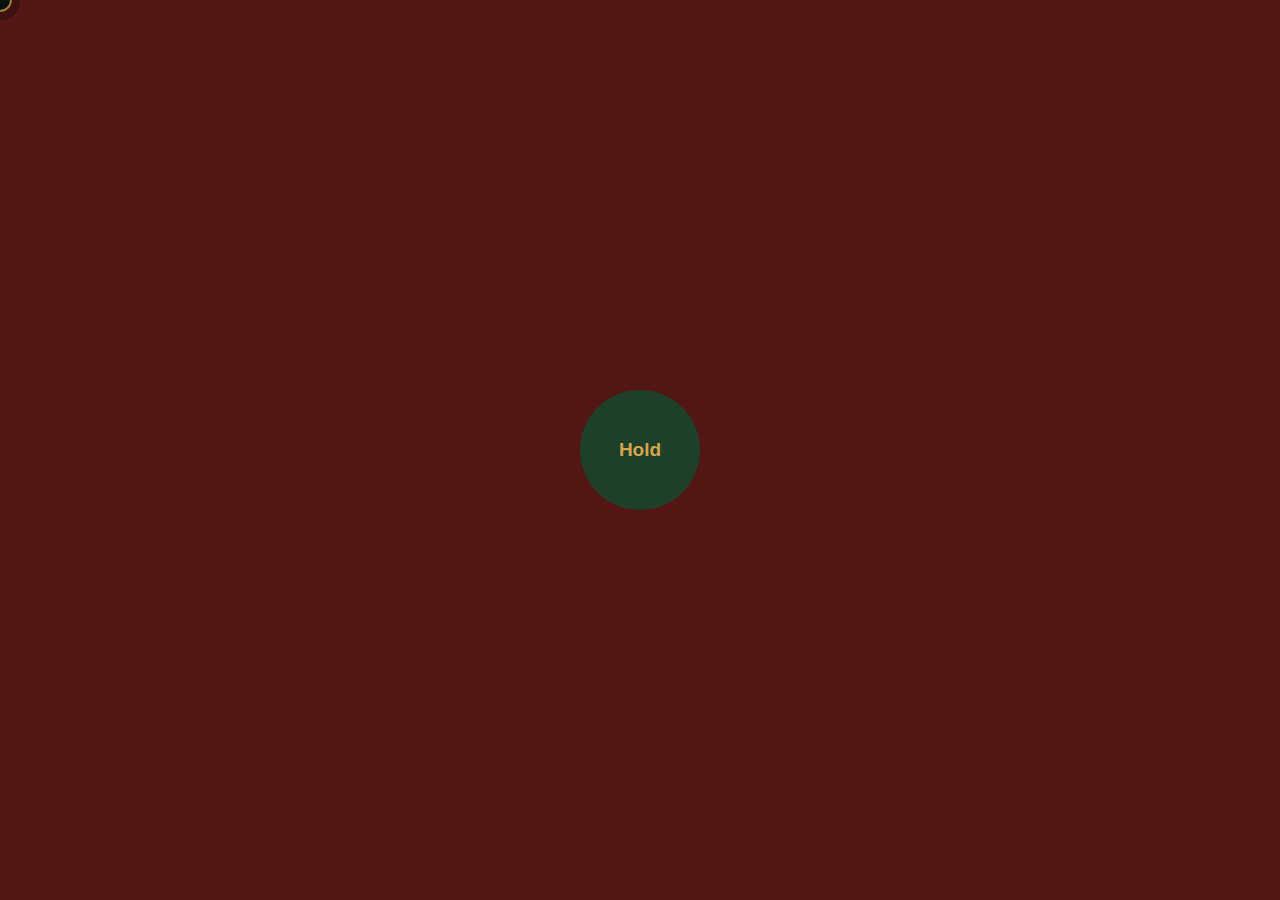
<file: part1/chapter05/index.html>
<!doctype html>
<html lang="en">
<head>
    <meta charset="UTF-8">
    <meta name="viewport" content="width=device-width, initial-scale=1">
    <title>Interactive Web</title>
    <link rel="stylesheet" href="./index.css">
</head>
<body>
    <div class="cursor">
        <div class="cursor__default">
            <span class="cursor__default__inner"></span>
        </div>
        <div class="cursor__trace">
            <span class="cursor__trace__inner"></span>
        </div>
    </div>
    <section class="preloader shown-area">
        <button class="preloader__btn">
            <span class="preloader__btn_hold">Hold</span>
        </button>
    </section>
    <section class="header hidden-area">
        <span class="circle" id="circle-1"></span>
        <span class="circle" id="circle-2"></span>
        <img id="cube__image_1" src="./images/Lovepik_com-401467010-cube.png" alt="cube image" class="cube__image">
        <img id="cube__image_2" src="./images/Lovepik_com-401467010-cube.png" alt="cube image" class="cube__image">
        <img id="cube__image_3" src="./images/Lovepik_com-401467010-cube.png" alt="cube image" class="cube__image">
        <img id="cube__image_4" src="./images/Lovepik_com-401467010-cube.png" alt="cube image" class="cube__image">
        <h1 class="header__title">
            <div>LAST ART</div>
            <div>PROJECTS</div>
        </h1>
    </section>
    <section class="poster hidden-area">
        <div class="poster_parallax">
            <div id="poster-image_wrapper_1" class="poster-image_wrapper">
                <img id="poster-image_1" src="./images/posterImages/poster_image_1.png" alt="poster-image" class="poster-image">
            </div>
            <div id="poster-image_wrapper_2" class="poster-image_wrapper">
                <img id="poster-image_2" src="./images/posterImages/poster_image_2.png" alt="poster-image" class="poster-image">
            </div>
            <div id="poster-image_wrapper_3" class="poster-image_wrapper">
                <img id="poster-image_3" src="./images/posterImages/poster_image_3.png" alt="poster-image" class="poster-image">
            </div>
        </div>
    </section>
</body>
<script>
    document.addEventListener("mousemove", (e) => {
        const cursorDefaultInner = document.querySelector(".cursor__default__inner");
        const cursorTraceInner = document.querySelector(".cursor__trace__inner");

        cursorDefaultInner.style.top = e.clientY + "px";
        cursorDefaultInner.style.left = e.clientX + "px";

        cursorTraceInner.style.top = e.clientY + "px";
        cursorTraceInner.style.left = e.clientX + "px";
    });

    const cursor = document.querySelector(".cursor");
    document.addEventListener("mousedown", () => {
        cursor.classList.add('cursor--active');
    });

    document.addEventListener("mouseup", () => {
        cursor.classList.remove('cursor--active');
    });

    function createRipple(e) {
        let ripple = document.createElement("span");

        ripple.classList.add("ripple");

        cursor.appendChild(ripple);

        ripple.style.top = (e.clientY - ripple.clientHeight / 2) + "px";
        ripple.style.left = (e.clientX - ripple.clientWidth / 2) + "px";

        ripple.addEventListener("animationend", () => {
           cursor.removeChild(ripple);
        });
    }

    document.addEventListener("click", (e) => {
        createRipple(e);
    });

    const preloaderBtn = document.querySelector(".preloader__btn");

    let intervalId = null;
    let scale = 1;

    const preloaderHideThreshold = 18;

    function setPreloaderStyle(scale) {
        preloaderBtn.style.transform = `scale(${scale})`;
        document.querySelector(".preloader__btn_hold").style.opacity = 1 - (scale - 1) / preloaderHideThreshold;
    }

    const header = document.querySelector(".header");

    preloaderBtn.addEventListener("mousedown", () => {
        intervalId = setInterval(() => {
            scale += 0.175;

            setPreloaderStyle(scale);

            if(scale >= + preloaderHideThreshold) {
                document.querySelector(".preloader").classList.add("hidden-area");

                const poster = document.querySelector(".poster");

                header.classList.remove("hidden-area");
                poster.classList.remove("hidden-area");

                header.classList.add("shown-area");
                poster.classList.add("shown-area");

                clearInterval(intervalId);
            }
        },10);
    });

    preloaderBtn.addEventListener("mouseup", () => {
        console.log('test');
       clearInterval(intervalId);

       intervalId = setInterval(() => {
           scale -= 0.075;

           setPreloaderStyle(scale);

           if(scale<=1) {
               clearInterval(intervalId);
           }
       }, 10);
    });

    header.addEventListener('mousemove', (e) => {
        const xRelativeToHeader = e.clientX / header.clientWidth;
        const yRelativeToHeader = e.clientY / header.clientHeight;

        document.querySelector(".header__title").style.transform = `translate(${(xRelativeToHeader * -50)}px, ${yRelativeToHeader * -50}px)`;

        document.querySelector("#circle-1").style.transform = `translate(${(xRelativeToHeader * -25)}px, ${yRelativeToHeader * -25}px)`;
        document.querySelector("#circle-2").style.transform = `translate(${(xRelativeToHeader * 25)}px, ${yRelativeToHeader * 25}px)`;

        document.querySelector("#cube__image_1").style.transform = `translate(${(xRelativeToHeader * -15)}px, ${yRelativeToHeader * -15}px)`;
        document.querySelector("#cube__image_2").style.transform = `translate(${(xRelativeToHeader * -8)}px, ${yRelativeToHeader * -8}px)`;
        document.querySelector("#cube__image_3").style.transform = `translate(${(xRelativeToHeader * -20)}px, ${yRelativeToHeader * -20}px)`;
        document.querySelector("#cube__image_4").style.transform = `translate(${(xRelativeToHeader * 15)}px, ${yRelativeToHeader * 15}px)`;
    });

    const observer = new IntersectionObserver((entries) => {
        entries.forEach((entry) => {
           if (entry.isIntersecting) {
               entry.target.classList.add("poster-image_state_visible");
           }
        });
    }, { threshold: 0.2})
    document.querySelectorAll('.poster-image_wrapper').forEach((poster) => {
       observer.observe(poster);
    });

    const posterParallax = document.querySelector(".poster_parallax");

    document.querySelector('.poster_parallax').addEventListener("mousemove", (e) => {
        const xRelativeToPosterParallax = e.clientX / posterParallax.clientWidth;
        const yRelativeToPosterParallax = e.clientY / posterParallax.clientHeight;

        document.querySelector("#poster-image_wrapper_2").style.transform = `translate(${xRelativeToPosterParallax * -40}px, ${yRelativeToPosterParallax * -40}px)`;
        document.querySelector("#poster-image_wrapper_3").style.transform = `translate(${xRelativeToPosterParallax * 40}px, ${yRelativeToPosterParallax * 40}px)`;
    });
</script>
</html>
</file>
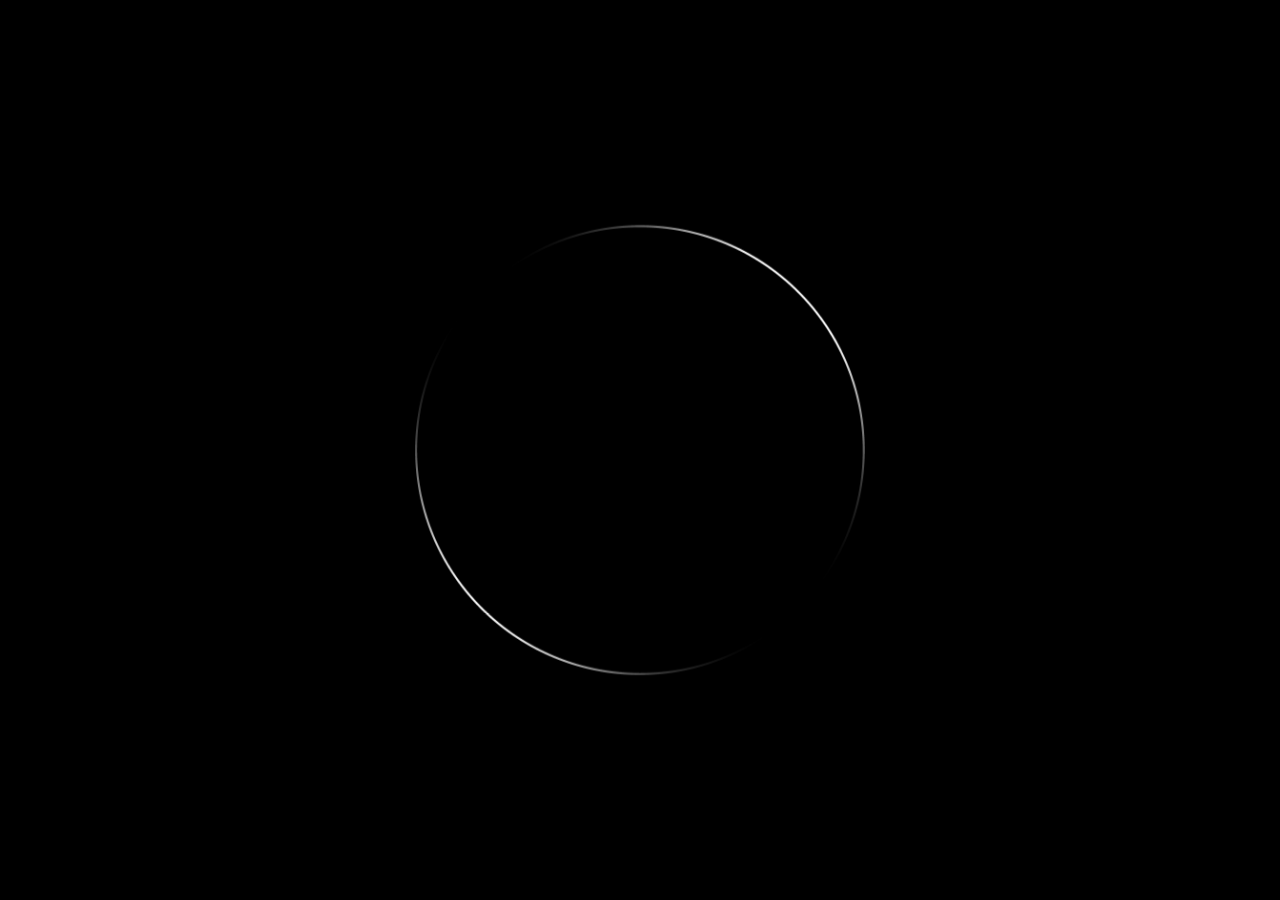
<file: part2/chapter03/index.html>
<!doctype html>
<html lang="en">
<head>
    <meta charset="UTF-8">
    <meta name="viewport" content="width=device-width, initial-scale=1">
    <title>Countdown</title>
    <link rel="stylesheet" href="style.css">
    <script src="https://cdnjs.cloudflare.com/ajax/libs/gsap/3.12.5/gsap.min.js" integrity="sha512-7eHRwcbYkK4d9g/6tD/mhkf++eoTHwpNM9woBxtPUBWm67zeAfFC+HrdoE2GanKeocly/VxeLvIqwvCdk7qScg==" crossorigin="anonymous" referrerpolicy="no-referrer"></script>
</head>
<body>
    <img id="ring" src="./circle.png" alt="">
    <canvas></canvas>
    <script type="module" src="./index.js"></script>
    <div id="countdown">
        <span>3</span>
        <span>2</span>
        <span>1</span>
    </div>
</body>
</html>
</file>
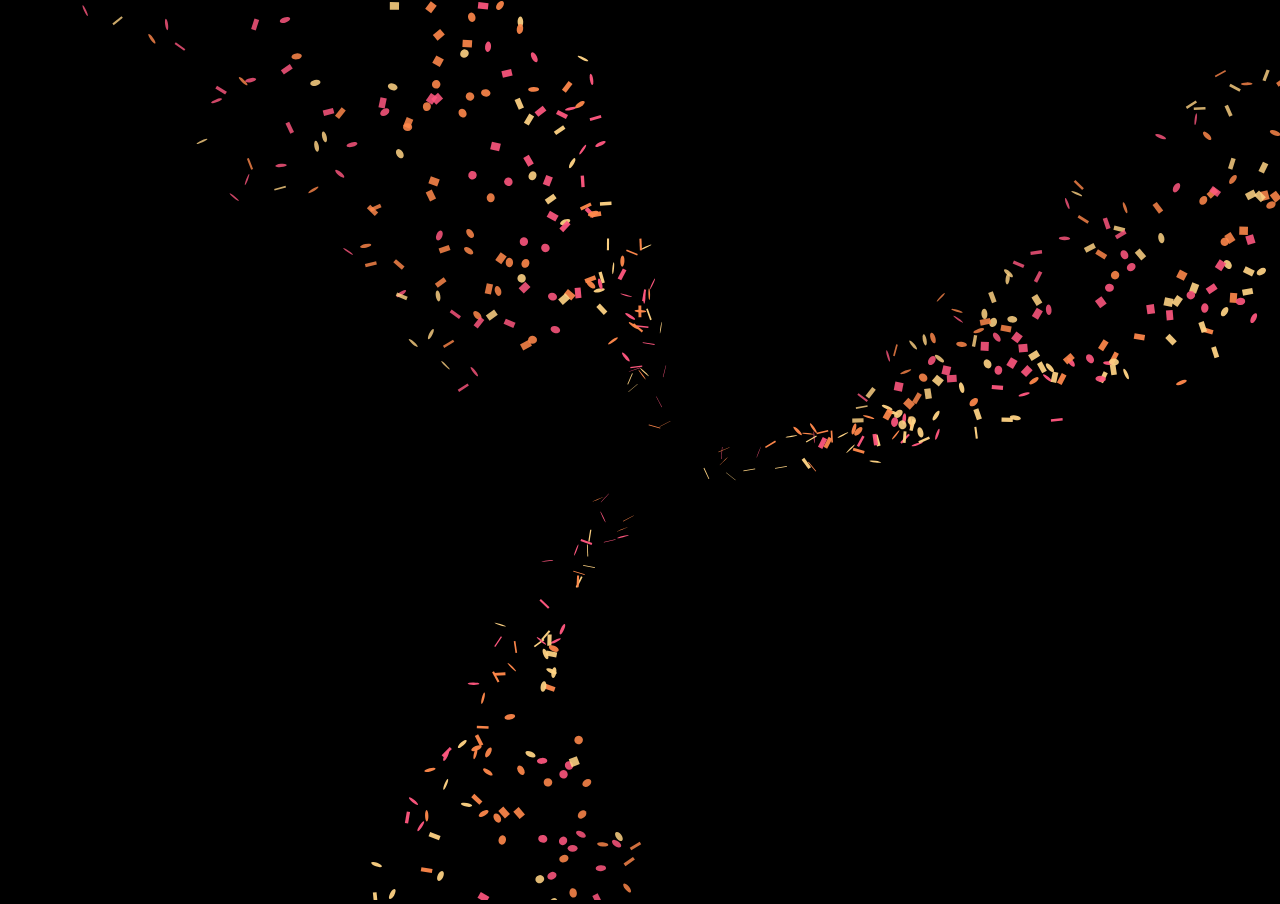
<file: part2/chapter04/index.html>
<!doctype html>
<html lang="en">
<head>
    <meta charset="UTF-8">
    <meta name="viewport" content="width=device-width, initial-scale=1">
    <title>Confetti</title>
    <link rel="stylesheet" href="style.css">
</head>
<body>
    <canvas></canvas>
    <script type="module" src="index.js"></script>
</body>
</html>
</file>
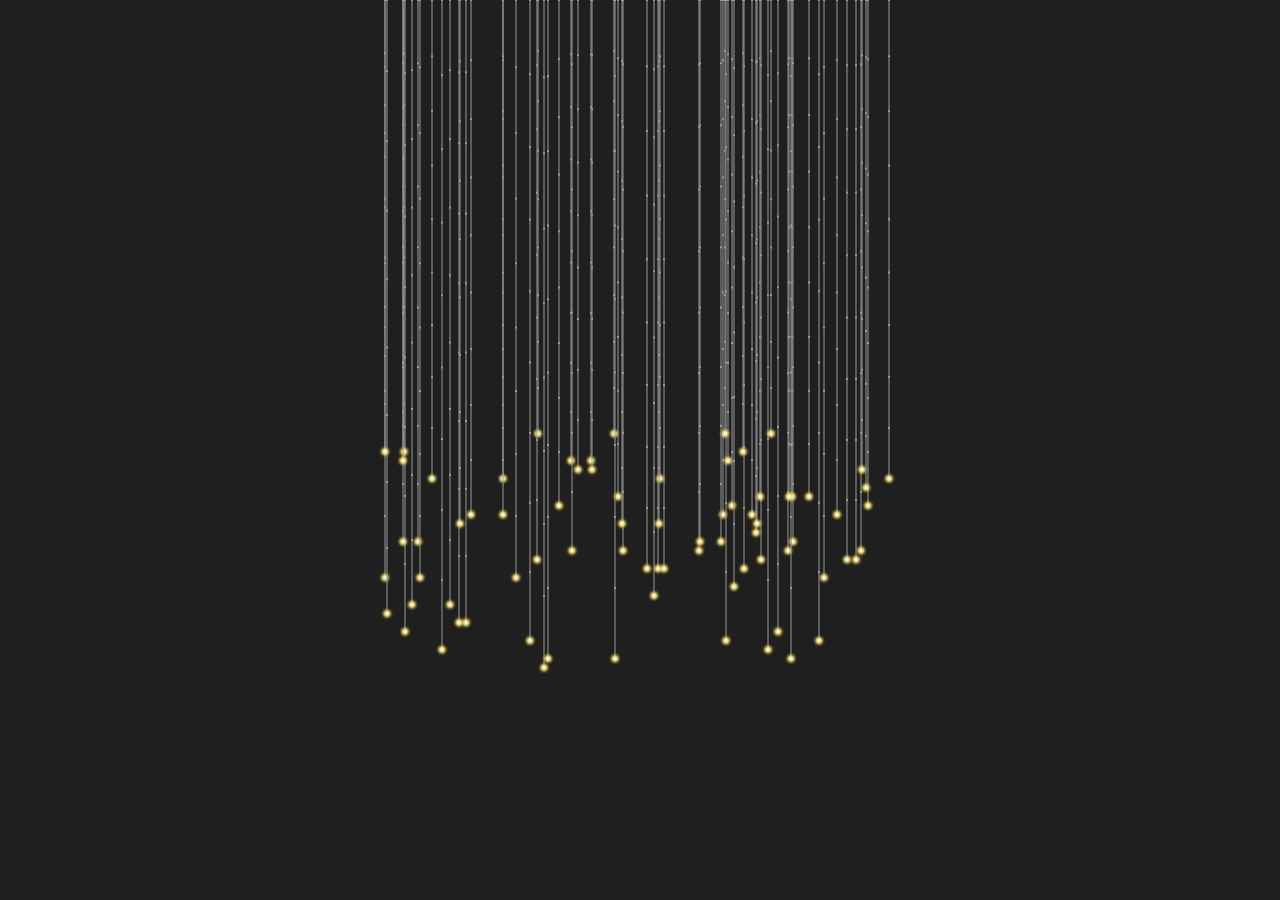
<file: part2/chapter06/index.html>
<!doctype html>
<html lang="en">
<head>
    <meta charset="UTF-8">
    <meta name="viewport" content="width=device-width, initial-scale=1">
    <link rel="stylesheet" href="./style.css">
    <title>Rope Physics</title>
</head>
<body>
    <img src="./assets/glowing.png" id="light-img" class="asset-img">

    <canvas></canvas>

    <script type="module" src="./index.js"></script>
</body>
</html>
</file>
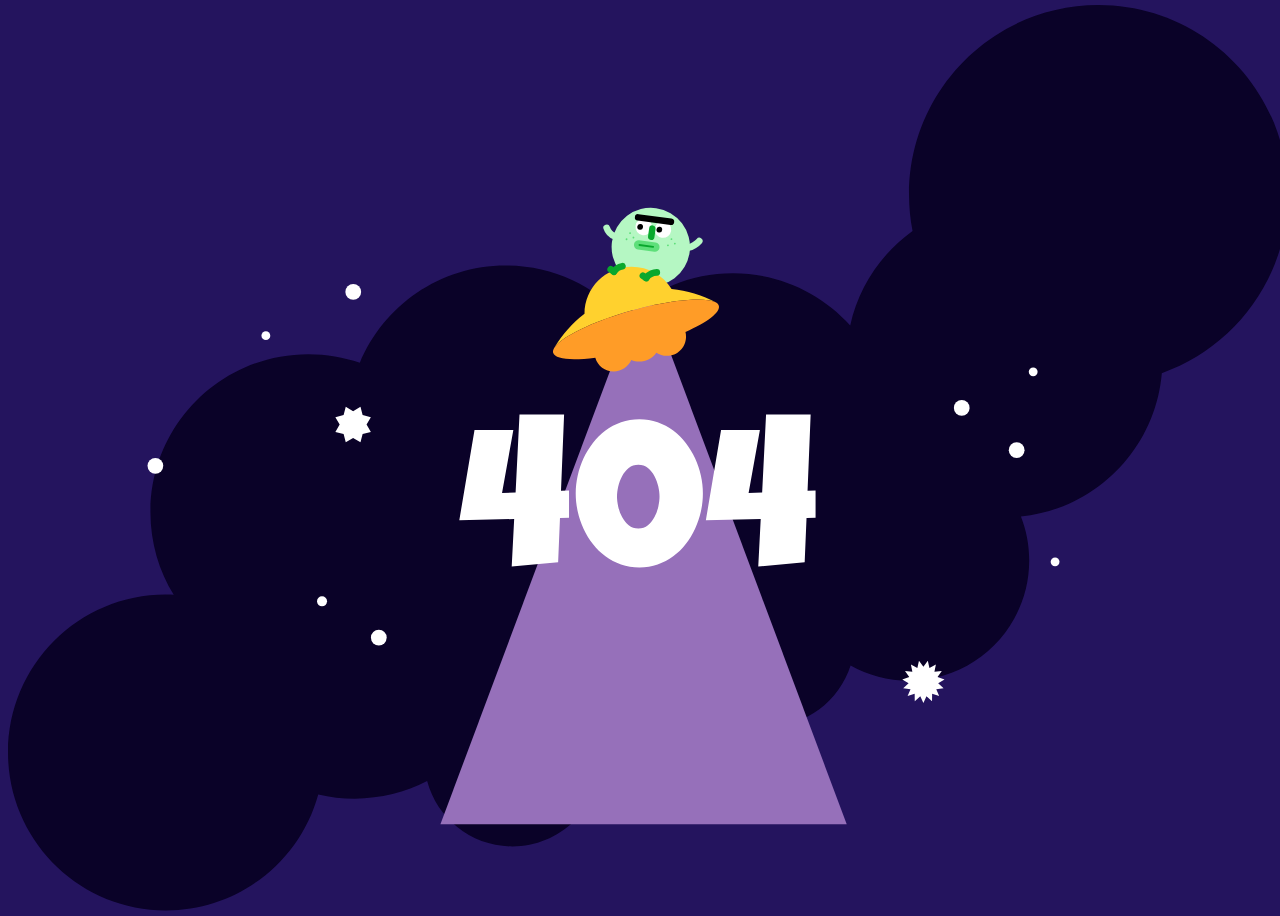
<file: part1/chapter02/clip4/index.html>
<!doctype html>
<html lang="en">
<head>
    <meta charset="UTF-8">
    <meta name="viewport" content="width=device-width, user-scalable=no, initial-scale=1.0, maximum-scale=1.0, minimum-scale=1.0">
    <meta http-equiv="X-UA-Compatible" content="ie=edge">
    <title>404 Page</title>
    <link rel="stylesheet" href="./index.css">
</head>
<body>
<svg id="ufo-image" viewBox="0 0 2303 1630" fill="none" xmlns="http://www.w3.org/2000/svg">
    <g id="gogo_UFO">
        <path id="cloud"
              d="M2303 340.921C2303 152.636 2150.37 0 1962.08 0C1773.79 0 1621.16 152.636 1621.16 340.921C1621.16 363.397 1623.34 385.368 1627.49 406.63C1571.43 446.827 1530.6 506.913 1515.32 576.574C1463.32 518.973 1388.06 482.771 1304.35 482.771C1227.61 482.771 1157.98 513.196 1106.85 562.635C1054.84 504.838 979.449 468.49 895.57 468.49C777.197 468.49 675.737 540.875 633.019 643.791C603.989 633.786 572.833 628.351 540.406 628.351C383.474 628.351 256.254 755.571 256.254 912.503C256.254 966.988 271.595 1017.89 298.182 1061.13C293.531 1060.9 288.854 1060.79 284.146 1060.79C127.22 1060.79 0 1188.01 0 1344.94C0 1501.87 127.22 1629.09 284.152 1629.09C414.988 1629.09 525.168 1540.66 558.195 1420.31C579.267 1425.3 601.246 1427.94 623.845 1427.94C670.796 1427.94 715.087 1416.55 754.109 1396.38C772.205 1464.1 833.98 1513.98 907.405 1513.98C995.034 1513.98 1066.07 1442.95 1066.07 1355.32C1066.07 1320.94 1055.13 1289.11 1036.54 1263.12C1106.05 1248.42 1166.19 1208.31 1206.77 1152.97C1213.41 1234.49 1281.67 1298.58 1364.9 1298.58C1435.64 1298.58 1495.56 1252.29 1516.03 1188.35C1547.15 1205.7 1583 1215.59 1621.16 1215.59C1740.57 1215.59 1837.38 1118.78 1837.38 999.367C1837.38 971.475 1832.09 944.819 1822.48 920.338C1957.42 906.371 2064.32 797.971 2075.97 662.353C2208.25 615.481 2303 489.267 2303 340.921Z"
              fill="#0A0228" />
        <path id="UFO-beam" d="M1143.5 497L1509 1474H1143.5H778L1143.5 497Z" fill="#9670BA" />
        <path id="4-L"
              d="M1009.41 922.58L993.14 922.958L989.815 1002.82L906.273 1010.2L910.713 924.809L812 927.02L839.356 764.734H909.22L888.892 877.862L913.282 877.125L920.31 737H1000.53L994.973 874.14L1009.39 873.403V922.561L1009.41 922.58Z"
              fill="white" />
        <path id="number-0"
              d="M1250.25 878.957C1250.25 889.801 1249.04 900.589 1246.64 911.301C1244.24 922.013 1240.74 932.309 1236.19 942.171C1231.64 952.033 1226.05 961.215 1219.47 969.716C1212.88 978.218 1205.34 985.605 1196.84 991.896C1188.34 998.187 1179 1003.12 1168.84 1006.69C1158.68 1010.26 1147.74 1012.05 1136.02 1012.05C1124.31 1012.05 1113.16 1010.26 1102.94 1006.69C1092.72 1003.12 1083.37 998.187 1074.94 991.896C1066.5 985.605 1058.96 978.218 1052.31 969.716C1045.66 961.215 1040.05 952.033 1035.5 942.171C1030.94 932.309 1027.45 921.994 1025.05 911.206C1022.65 900.419 1021.44 889.669 1021.44 878.957C1021.44 868.245 1022.65 857.458 1025.05 846.613C1027.45 835.769 1030.93 825.416 1035.5 815.554C1040.05 805.692 1045.66 796.492 1052.31 787.915C1058.96 779.356 1066.52 771.932 1074.94 765.641C1083.39 759.349 1092.74 754.437 1103.04 750.848C1113.33 747.277 1124.33 745.482 1136.02 745.482C1147.72 745.482 1158.66 747.277 1168.84 750.848C1179 754.419 1188.34 759.349 1196.84 765.641C1205.34 771.932 1212.9 779.356 1219.47 787.915C1226.06 796.473 1231.64 805.692 1236.19 815.554C1240.74 825.416 1244.24 835.769 1246.64 846.613C1249.04 857.458 1250.25 868.245 1250.25 878.957V878.957ZM1172.24 884.512C1172.24 879.089 1171.5 873.044 1170.03 866.394C1168.56 859.744 1166.27 853.528 1163.19 847.728C1160.11 841.947 1156.16 837.073 1151.36 833.124C1146.57 829.176 1140.82 827.211 1134.17 827.211C1127.52 827.211 1121.61 829.176 1116.79 833.124C1111.99 837.073 1108.01 841.928 1104.87 847.728C1101.73 853.528 1099.41 859.744 1097.94 866.394C1096.46 873.044 1095.73 879.089 1095.73 884.512C1095.73 889.934 1096.46 895.979 1097.94 902.629C1099.41 909.279 1101.73 915.514 1104.87 921.295C1108.01 927.095 1111.99 931.95 1116.79 935.899C1121.59 939.847 1127.39 941.812 1134.17 941.812C1140.95 941.812 1146.55 939.847 1151.36 935.899C1156.16 931.95 1160.11 927.095 1163.19 921.295C1166.27 915.495 1168.56 909.279 1170.03 902.629C1171.5 895.979 1172.24 889.934 1172.24 884.512Z"
              fill="white" />
        <path id="4-R"
              d="M1453 922.58L1436.73 922.958L1433.41 1002.82L1349.87 1010.2L1354.31 924.809L1255.61 927.02L1282.97 764.734H1352.83L1332.5 877.862L1356.89 877.125L1363.92 737H1444.14L1438.59 874.14L1453 873.403V922.561V922.58Z"
              fill="white" />
        <circle id="star_9" cx="1715.97" cy="724.932" r="14.1716" fill="white" />
        <circle id="star_8" cx="621.172" cy="516.172" r="14.1716" fill="white" />
        <circle id="star_7" cx="667.172" cy="1138.17" r="14.1716" fill="white" />
        <circle id="star_6" cx="1814.82" cy="800.974" r="14.1716" fill="white" />
        <circle id="star_5" cx="265.172" cy="829.172" r="14.1716" fill="white" />
        <circle id="star_4" cx="565" cy="1073" r="9" fill="white" />
        <circle id="star_3" cx="1844.55" cy="659.95" r="7.94992" fill="white" />
        <circle id="star_2" cx="1883.95" cy="1001.95" r="7.94992" fill="white" />
        <circle id="star_1" cx="463.95" cy="594.95" r="7.94992" fill="white" />
        <path id="planet_2"
              d="M1647 1190.69L1654.94 1180L1657.88 1193.01L1669.46 1186.5L1666.88 1199.59L1680.09 1198.37L1672.44 1209.27L1685 1213.56L1673.6 1220.39L1683.34 1229.45L1670.17 1231.03L1675.39 1243.28L1662.72 1239.33L1662.54 1252.67L1652.56 1243.88L1647 1256L1641.44 1243.88L1631.46 1252.67L1631.28 1239.33L1618.61 1243.28L1623.84 1231.03L1610.66 1229.45L1620.4 1220.39L1609 1213.56L1621.56 1209.27L1613.91 1198.37L1627.13 1199.59L1624.54 1186.5L1636.12 1193.01L1639.06 1180L1647 1190.69Z"
              fill="white" />
        <path id="planet_1"
              d="M620.931 730.736L634.162 723L638.041 737.828L652.869 741.707L645.126 754.931L652.869 768.162L638.041 772.041L634.162 786.869L620.931 779.126L607.707 786.869L603.828 772.041L589 768.162L596.736 754.931L589 741.707L603.828 737.828L607.707 723L620.931 730.736Z"
              fill="white" />
        <g id="alien">
            <g id="alien-head">
                <circle id="Ellipse 24" cx="1156.53" cy="435.375" r="70.5" transform="rotate(7.76141 1156.53 435.375)"
                        fill="#B5F7C3" />
                <circle id="Ellipse 25" cx="1143.86" cy="399.328" r="14.9294" transform="rotate(7.76141 1143.86 399.328)"
                        fill="white" />
                <circle id="Ellipse 26" cx="1178.38" cy="404.033" r="14.9294" transform="rotate(7.76141 1178.38 404.033)"
                        fill="white" />
                <line id="Line 5" x1="1133.66" y1="382.034" x2="1192.83" y2="390.099" stroke="black" stroke-width="11.6118"
                      stroke-linecap="round" />
                <line id="Line 6" x1="1159.36" y1="402.278" x2="1157.35" y2="417.071" stroke="#09A82D" stroke-width="11.6118"
                      stroke-linecap="round" />
                <line id="Line 7" x1="1134.45" y1="431.529" x2="1164.03" y2="435.561" stroke="#5EDF7A" stroke-width="16.5882"
                      stroke-linecap="round" />
                <line id="Line 8" x1="1136.09" y1="431.753" x2="1160.75" y2="435.113" stroke="#09A82D" stroke-width="3.31765"
                      stroke-linecap="round" />
                <circle id="left-eye" cx="1137.38" cy="399.282" r="5.18382" transform="rotate(7.76141 1137.38 399.282)"
                        fill="black" />
                <circle id="right-eye" cx="1171.89" cy="403.987" r="5.18382" transform="rotate(7.76141 1171.89 403.987)"
                        fill="black" />
                <circle id="Ellipse 30" cx="1193.69" cy="421.324" r="1.65417" transform="rotate(7.76141 1193.69 421.324)"
                        fill="#5EDF7A" />
                <circle id="Ellipse 33" cx="1119.23" cy="410.376" r="1.65417" transform="rotate(7.76141 1119.23 410.376)"
                        fill="#5EDF7A" />
                <circle id="Ellipse 31" cx="1187.37" cy="432.455" r="1.65417" transform="rotate(7.76141 1187.37 432.455)"
                        fill="#5EDF7A" />
                <circle id="Ellipse 34" cx="1112.92" cy="421.507" r="1.65417" transform="rotate(7.76141 1112.92 421.507)"
                        fill="#5EDF7A" />
                <circle id="Ellipse 32" cx="1199.79" cy="429.35" r="1.65417" transform="rotate(7.76141 1199.79 429.35)"
                        fill="#5EDF7A" />
                <circle id="Ellipse 35" cx="1125.33" cy="418.403" r="1.65417" transform="rotate(7.76141 1125.33 418.403)"
                        fill="#5EDF7A" />
            </g>
            <path id="alien_hand-R" d="M1077.07 400.9C1078.47 405.192 1082.03 412.875 1092.04 416.39" stroke="#B5F7C3"
                  stroke-width="12" stroke-linecap="round" />
            <path id="alien_hand-L" d="M1225.41 436.218C1229.9 435.767 1240.03 429.375 1243.72 424.875" stroke="#B5F7C3"
                  stroke-width="12" stroke-linecap="round" />
        </g>
        <g id="UFO">
            <path id="Vector"
                  d="M1193.96 510.931C1178.99 486.957 1152.37 471 1122.01 471C1075.31 471 1037.41 508.775 1037.23 555.454C1015.66 572.125 997.298 592.712 983.194 616.171C990.272 605.374 1011.08 591.984 1040.4 578.82C1062.87 568.738 1090.33 558.788 1120.44 550.227C1150.55 541.68 1179.14 535.713 1203.56 532.498C1235.85 528.237 1260.83 528.767 1272.32 534.429C1248.44 521.992 1221.99 513.816 1193.96 510.918V510.931Z"
                  fill="#FFD12E" />
            <path id="Vector_2"
                  d="M1278.95 541.217C1278.25 538.743 1276.33 536.666 1273.38 534.998C1273.03 534.813 1272.68 534.628 1272.33 534.443C1260.85 528.767 1235.87 528.237 1203.57 532.511C1179.16 535.739 1150.57 541.693 1120.45 550.241C1090.34 558.788 1062.88 568.738 1040.42 578.833C1011.08 591.984 990.259 605.374 983.18 616.171C982.85 616.726 982.519 617.295 982.188 617.851C980.64 620.749 980.137 623.435 980.825 625.856C984.146 637.565 1014.11 640.172 1056.68 634.509C1060.87 648.865 1074.13 659.37 1089.85 659.37C1103.93 659.37 1116.03 650.942 1121.42 638.862C1125.8 640.635 1130.59 641.614 1135.61 641.614C1148.37 641.614 1159.63 635.316 1166.51 625.657C1171.93 629.19 1178.4 631.254 1185.36 631.254C1204.44 631.254 1219.92 615.787 1219.92 596.695C1219.92 593.85 1219.58 591.098 1218.93 588.452C1258.15 570.907 1282.29 552.926 1278.96 541.217H1278.95Z"
                  fill="#FF9C27" />
        </g>
        <g id="alien_Leg-L">
            <path id="Vector 5" d="M1167.32 481.051C1162.81 481.266 1152.72 483.64 1148.44 491.418" stroke="#09A82D"
                  stroke-width="12" stroke-linecap="round" />
            <path id="Vector 9" d="M1142.36 487.071L1147.87 490.931" stroke="#09A82D" stroke-width="12"
                  stroke-linecap="round" />
        </g>
        <g id="alien_Leg-R">
            <path id="Vector 5_2" d="M1105.5 470C1100 471 1094 473.5 1090.43 479.918" stroke="#09A82D" stroke-width="12"
                  stroke-linecap="round" />
            <path id="Vector 9_2" d="M1084.36 475.571L1089.87 479.432" stroke="#09A82D" stroke-width="12"
                  stroke-linecap="round" />
        </g>
    </g>
</svg>
</body>
<script>
    const setZeroAndBeamAppear = () => {
        document.getElementById('number-0-soaking').removeEventListener("animationend", setZeroAndBeamAppear);

        document.getElementById('number-0-soaking').setAttribute("id", "number-0");
        document.getElementById('UFO-beam-disappearing').setAttribute("id", "UFO-beam");

        document.getElementById('number-0').addEventListener("animationend", setZeroAndBeamDisappear);
    }
    const setZeroAndBeamDisappear = () => {
        document.getElementById('number-0').removeEventListener("animationend", setZeroAndBeamDisappear);

        document.getElementById('number-0').setAttribute("id", "number-0-soaking");
        document.getElementById('UFO-beam').setAttribute("id", "UFO-beam-disappearing");

        document.getElementById('number-0-soaking').addEventListener("animationend", setZeroAndBeamAppear)
    }

    document.getElementById('number-0').addEventListener("animationend", setZeroAndBeamDisappear);
</script>
</html>
</file>
<file: part1/chapter05/index.css>
html, body, div, span, applet, object, iframe,
h1, h2, h3, h4, h5, h6, p, blockquote, pre,
a, abbr, acronym, address, big, cite, code,
del, dfn, em, img, ins, kbd, q, s, samp,
small, strike, strong, sub, sup, tt, var,
b, u, i, center,
dl, dt, dd, ol, ul, li,
fieldset, form, label, legend,
table, caption, tbody, tfoot, thead, tr, th, td,
article, aside, canvas, details, embed,
figure, figcaption, footer, header, hgroup,
menu, nav, output, ruby, section, summary,
time, mark, audio, video {
    margin: 0;
    padding: 0;
    border: 0;
    font-size: 100%;
    font: inherit;
    vertical-align: baseline;
}
/* HTML5 display-role reset for older browsers */
article, aside, details, figcaption, figure,
footer, header, hgroup, menu, nav, section {
    display: block;
}
body {
    line-height: 1;
}
ol, ul {
    list-style: none;
}
blockquote, q {
    quotes: none;
}
blockquote:before, blockquote:after,
q:before, q:after {
    content: '';
    content: none;
}
table {
    border-collapse: collapse;
    border-spacing: 0;
}

body {
    cursor: none !important;
    background-color: #1e4029;
}

.shown-area {
    display: block;
    opacity: 1;
}

.hidden-area {
    display: none;
    opacity: 0;
}

.cursor {
    position: fixed;
    top: 0;
    left: 0;
    right: 0;
    bottom: 0;
    z-index: 9999;
    pointer-events: none !important;
}

.cursor__default__inner {
    position: absolute;
    display: inline-block;
    width: 20px;
    height: 20px;
    background-color: rgba(10, 27, 16, 2.5);
    border: 2px solid #d5a54e;
    border-radius: 50%;
    transform: translate(-50%, -50%);
}

.cursor__trace__inner {
    position: absolute;
    display: inline-block;
    width: 40px;
    height: 40px;
    border-radius: 50%;
    background-color: rgba(0,0,0, .25);
    transform: translate(-50%, -50%);
    transition: all .04s ease;
}

.cursor--active .cursor__trace__inner {
    transform: scale(0.5) translate(-100%, -100%);
    transition: transform .3s ease;
}

@keyframes ripple {
    0% {
        transform: scale(0);
        opacity: 1;
    }
    20% {
        transform: scale(5);
        opacity: 1;
    }
    100% {
        transform: scale(10);
        opacity: 0;
    }
}

.ripple {
    position: absolute;
    width: 20px;
    height: 20px;
    border-radius: 50%;
    background-color: #d5a54e;
    animation: ripple .5s ease-out;
    animation-fill-mode: forwards;
    z-index: -1;
}

.preloader {
    position: absolute;
    top:0;
    left: 0;
    background-color: #521714;
    width: 100%;
    height: 100%;
    z-index: 999;
}

.preloader__btn {
    position: absolute;
    top: 50vh;
    left: 50vw;
    width: 120px;
    height: 120px;
    border-radius: 50%;
    border: none;
    color: rgb(213, 165, 78);
    background-color: rgb(30,64,41);
    margin-top: -60px;
    margin-left: -60px;
}

.preloader__btn_hold {
    font-size: 19px;
    line-height: 20px;
    font-weight: 800;
    letter-spacing: normal;
}


.header {
    position: relative;
    height: 100vh;
    width: 100%;
    overflow-x: hidden;
}

.circle {
    position: absolute;
    display: inline-block;
    width: 350px;
    height: 350px;
    border: 1px solid rgba(0,0,0,.4);
    border-radius: 100%;
}

#circle-1 {
    top:-100px;
    left :-130px;
}

#circle-2 {
    bottom: 5vh;
    right: -230px;
}

.cube__image {
    position: absolute;
    opacity: .45;
}

#cube__image_1 {
    top: 15%;
    left: 15%;
    width: 15%;
}
#cube__image_2 {
    top: 55%;
    left: 15%;
    width: 20%;
}
#cube__image_3 {
    top: 20%;
    left: 70%;
    width: 13%;
}
#cube__image_4 {
    top: 60%;
    left: 70%;
    width: 20%;
}

.header__title {
    position: absolute;
    top: 30vh;
    width: 100%;
    font-size: 7.5rem;
    font-weight: 400;
    line-height: 8.625rem;
    color: rgb(213, 165, 78);
    text-align: center;
}

.poster_parallax {
    position: relative;
    height: 1500px;
}

.poster-image {
    position: absolute;
    opacity: 0;
}

.poster-image_wrapper {
    position: absolute;
    width: 100%;
}

#poster-image_wrapper_1 {
    right: 0;
    height: 100%;
}
#poster-image_wrapper_2 {
    top:10%;
    left: 5%;
    height: 667px;
}
#poster-image_wrapper_3 {
    top: 35%;
    right: 0;
    height: 772px;
}

#poster-image_1 {
    right: 0;
    width: 1127px;
}
#poster-image_2 {
    height: 100%;
}
#poster-image_3 {
    right: 0;
    height: 100%;
}

@keyframes appear-right-to-left {
    from {
        opacity: 0;
        transform: translateX(100%);
    }
    to {
        opacity: 1;
        transform: translateX(0);
    }
}

@keyframes appear-left-to-right {
    from {
        opacity: 0;
        transform: translateX(-100%);
    }
    to {
        opacity: 1;
        transform: translateX(0);
    }
}

@keyframes appear-bottom-to-up {
    from {
        opacity: 0;
        transform: translateY(100%);
    }
    to {
        opacity: 1;
        transform: translateY(0);
    }
}

.poster-image_state_visible #poster-image_1 {
    animation: appear-right-to-left .75s ease;
    animation-fill-mode: forwards;
}
.poster-image_state_visible #poster-image_2 {
    animation: appear-left-to-right .75s ease;
    animation-fill-mode: forwards;
}
.poster-image_state_visible #poster-image_3 {
    animation: appear-bottom-to-up .75s ease;
    animation-fill-mode: forwards;
}
</file>
<file: part2/chapter03/style.css>
html, body {
    margin: 0;
    width: 100%;
    height: 100%;
    overflow: hidden;
    background-color: #000;
    display: flex;
    align-items: center;
    justify-content: center;
}

#ring {
    position: absolute;
    width: 50vh;
    height: 50vh;
}

#countdown {
    position: absolute;
    display: flex;
    align-items: center;
    justify-content: center;
    color: #fff;
}

#countdown > span {
    position: absolute;
    font-size: 7rem;
    transform: scale(5);
    opacity: 0;
}
</file>
<file: part2/chapter04/style.css>
html, body {
    margin: 0;
    width: 100%;
    height: 100%;
    overflow: hidden;
    background-color: #000;
}
</file>
<file: part2/chapter06/style.css>
html, body {
    width: 100%;
    height: 100%;
    overflow: hidden;
    margin: 0;
    display: flex;
    align-items: center;
    justify-content: center;
    background-color: #1f1f1f;
}

.asset-img {
    display: none;
}
</file>
<file: part1/chapter02/clip4/index.css>
body{
    display: flex;
    justify-content: center;
    align-items: center;
    width: 100vw;
    height: 100vh;
    overflow: hidden;
    background-color: #24145e
}

@keyframes rotation {
    to {
        transform: rotateZ(360deg);
    }
}

@keyframes shrinkAndGrow {
    0% {
        transform: scale(0);
    }
    25% {
        transform: scale(0.5);
    }
    50% {
        transform: scale(0);
    }
    75% {
        transform: scale(1);
    }
    100% {
        transform: scale(0);
    }
}

@keyframes expandHorizontal {
    from {
        transform: scaleX(0);
    }
    to {
        transform: scaleX(1);
    }
}

@keyframes appearFromBottom {
    from {
        transform: translateY(1000px);
    }
    to {
        transform: translateY(0);
    }
}

@keyframes shakingUpAndDown {
    from {
        transform: translateY(0);
    }
    25% {
        transform: translateY(5px);
    }
    50% {
        transform: translateY(-5px);
    }
    75% {
        transform: translateY(5px);
    }
    100% {
        transform: translateY(0);
    }
}

@keyframes soaking {
    to {
        transform: translateY(-250px) scale(0);
    }
}

@keyframes shrinkHorizontal {
    to {
        transform: scaleX(0);
    }
}

#planet_2 {
    animation-name: rotation;
    animation-duration: 4s;
    animation-iteration-count: infinite;
    transform-box: fill-box;
    transform-origin: center;
}

#planet_1 {
    animation-name: rotation;
    animation-duration: 3s;
    animation-timing-function: ease-in;
    animation-iteration-count: infinite;
    transform-box: fill-box;
    transform-origin: center;
}

#star_6 {
    animation: shrinkAndGrow 4s infinite;
    transform-box: fill-box;
    transform-origin: center;
}

#star_3 {
    animation: shrinkAndGrow 4s infinite;
    transform-box: fill-box;
    transform-origin: center;
}

#star_5 {
    animation: shrinkAndGrow 2s infinite;
    transform-box: fill-box;
    transform-origin: center;
}

#star_7 {
    animation: shrinkAndGrow 1s infinite;
    transform-box: fill-box;
    transform-origin: center;
}

#star_8 {
    animation: shrinkAndGrow 5s infinite;
    transform-box: fill-box;
    transform-origin: center;
}

#UFO-beam {
    animation: expandHorizontal 3.5s;
    transform-box: fill-box;
    transform-origin: center;
}

#number-0 {
    animation: appearFromBottom 3s
}

#alien_hand-R, #alien_hand-L {
    animation: shakingUpAndDown 1s infinite;
}

#number-0-soaking {
    animation: soaking 2s;
    transform-box: fill-box;
    transform-origin: center;
}

#UFO-beam-disappearing {
    animation: shrinkHorizontal 2s;
    transform-box: fill-box;
    transform-origin: center;
}
</file>
